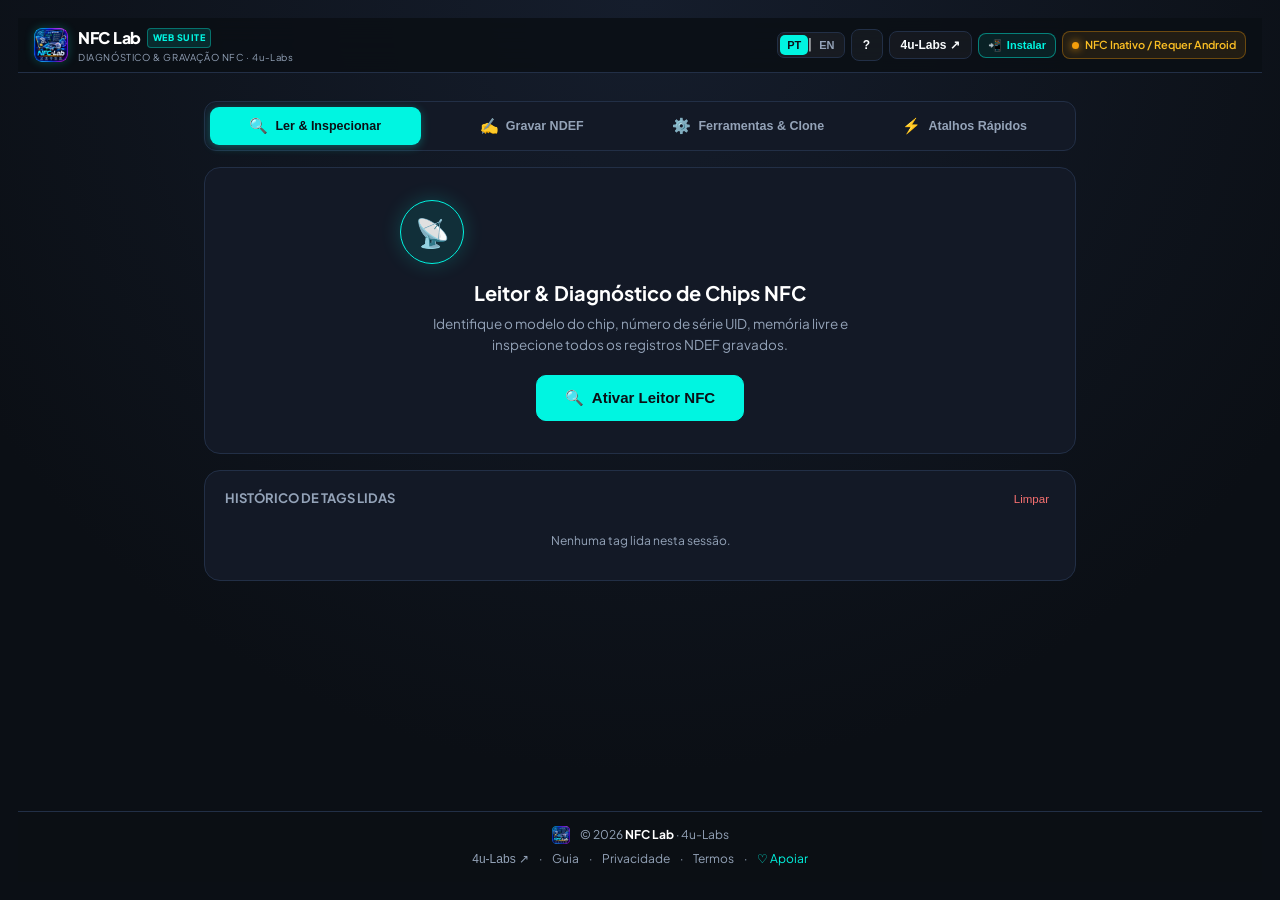
<file: index.html>
<!doctype html>
<html lang="pt-BR">
<head>
  <meta charset="utf-8">
  <meta name="viewport" content="width=device-width, initial-scale=1, maximum-scale=1, user-scalable=no">
  <meta name="theme-color" content="#0b0f15">
  <meta name="description" content="NFC Lab — Suíte completa Web NFC para ler, diagnosticar chip UID, gravar múltiplos registros NDEF, clonar, formatar e criar tarefas NFC diretamente no navegador.">
  <title>NFC Lab — Suíte Web de Ferramentas NFC · 4u-Labs</title>

  <link rel="icon" type="image/png" href="favicon.png?v=1.2">
  <link rel="apple-touch-icon" href="icon-192.png?v=1.2">
  <link rel="manifest" href="manifest.json?v=1.2">
  <link rel="preconnect" href="https://fonts.googleapis.com">
  <link rel="preconnect" href="https://fonts.gstatic.com" crossorigin>
  <link href="https://fonts.googleapis.com/css2?family=JetBrains+Mono:wght@400;600;700&family=Plus+Jakarta+Sans:wght@400;500;600;700;800&display=swap" rel="stylesheet">
  <link rel="stylesheet" href="styles.css?v=1.2">
</head>
<body>
  <!-- Header Bar -->
  <header class="app-header">
    <div class="brand">
      <img src="icon-192.png?v=1.2" alt="NFC Lab" class="brand-logo" width="34" height="34">
      <div class="brand-text">
        <div class="brand-title">
          <strong>NFC Lab</strong>
          <span class="brand-badge">WEB SUITE</span>
        </div>
        <small class="brand-sub" data-i18n="brandSub">DIAGNÓSTICO & GRAVAÇÃO NFC · 4u-Labs</small>
      </div>
    </div>

    <div class="header-actions">
      <div class="lang-switch" role="group" aria-label="Idioma / Language">
        <button type="button" class="lang-btn active" data-lang="pt">PT</button>
        <span>|</span>
        <button type="button" class="lang-btn" data-lang="en">EN</button>
      </div>

      <button type="button" class="btn-action btn-icon-only" id="btn-open-help" title="Guia / Ajuda">
        ?
      </button>

      <button type="button" class="btn-action hide-sm" id="btn-open-community" title="Ecossistema 4u-Labs">
        4u-Labs ↗
      </button>

      <button type="button" class="btn-pwa-install" id="btn-pwa-install" title="Instalar Aplicativo (PWA)">
        <span class="pwa-icon">📲</span> <span class="pwa-label" data-i18n="installApp">Instalar</span>
      </button>

      <div class="nfc-hardware-badge" id="nfc-hardware-status">
        <span class="status-dot"></span>
        <span class="status-text" data-i18n="nfcReady">Web NFC Ativo</span>
      </div>
    </div>
  </header>

  <!-- Main Workspace -->
  <main class="app-main">
    <!-- Top Navigation Tabs (NFC Tools Inspired) -->
    <nav class="lab-tabs" role="tablist">
      <button type="button" class="tab-btn active" data-tab="read" role="tab" aria-selected="true">
        <span class="tab-icon">🔍</span>
        <span class="tab-label" data-i18n="tabRead">Ler & Inspecionar</span>
      </button>
      <button type="button" class="tab-btn" data-tab="write" role="tab" aria-selected="false">
        <span class="tab-icon">✍️</span>
        <span class="tab-label" data-i18n="tabWrite">Gravar NDEF</span>
      </button>
      <button type="button" class="tab-btn" data-tab="tools" role="tab" aria-selected="false">
        <span class="tab-icon">⚙️</span>
        <span class="tab-label" data-i18n="tabTools">Ferramentas & Clone</span>
      </button>
      <button type="button" class="tab-btn" data-tab="tasks" role="tab" aria-selected="false">
        <span class="tab-icon">⚡</span>
        <span class="tab-label" data-i18n="tabTasks">Atalhos Rápidos</span>
      </button>
    </nav>

    <!-- TAB 1: READ & INSPECT (LER) -->
    <section class="tab-pane active" id="pane-read">
      <div class="hero-action-card">
        <div class="hero-radar-preview" id="read-radar" hidden>
          <div class="radar-rings">
            <span></span><span></span><span></span>
            <div class="radar-core">📡</div>
          </div>
          <p class="radar-text" data-i18n="radarHoldRead">Aproxime o cartão ou tag NFC da traseira do celular…</p>
          <button type="button" class="btn-small danger" id="btn-cancel-read" data-i18n="btnCancel">Cancelar Leitura</button>
        </div>

        <div class="hero-initial" id="read-initial">
          <div class="hero-icon-box">📡</div>
          <h2 data-i18n="readTitle">Leitor & Diagnóstico de Chips NFC</h2>
          <p data-i18n="readSub">Identifique o modelo do chip, número de série UID, memória livre e inspecione todos os registros NDEF gravados.</p>
          <button type="button" class="btn-primary large-btn" id="btn-start-read">
            🔍 <span data-i18n="btnStartRead">Ativar Leitor NFC</span>
          </button>
        </div>
      </div>

      <!-- Scanned Tag Details Card (Shown when a tag is read) -->
      <div class="diagnostics-card" id="scan-result-card" hidden>
        <div class="card-header">
          <div class="header-left">
            <span class="badge-chip" id="res-chip-type">NTAG215</span>
            <h3 id="res-tag-title">Tag NFC Detectada</h3>
          </div>
          <div class="header-actions-inline">
            <button type="button" class="btn-small outline" id="btn-clone-scanned" data-i18n="btnCloneTag">📋 Clonar</button>
            <button type="button" class="btn-small outline" id="btn-export-json" data-i18n="btnExportJson">💾 Exportar</button>
          </div>
        </div>

        <!-- Hardware Specs Grid -->
        <div class="specs-grid">
          <div class="spec-item">
            <span class="spec-label">UID / Número de Série:</span>
            <div class="uid-row">
              <strong id="res-uid">04:A2:3B:4C:5D:6E:7F</strong>
              <button type="button" class="btn-tiny" id="btn-copy-uid" title="Copiar UID">Copiar</button>
            </div>
          </div>
          <div class="spec-item">
            <span class="spec-label" data-i18n="lblChipFamily">Família do Chip:</span>
            <strong id="res-family">NXP NTAG (ISO 14443-A)</strong>
          </div>
          <div class="spec-item">
            <span class="spec-label" data-i18n="lblPayloadSize">Tamanho dos Dados:</span>
            <strong id="res-bytes">68 bytes</strong>
          </div>
          <div class="spec-item">
            <span class="spec-label" data-i18n="lblWriteStatus">Status de Gravação:</span>
            <span class="status-pill status-rw" id="res-lock-status">Leitura e Escrita (RW)</span>
          </div>
        </div>

        <!-- Decoded Records List -->
        <div class="records-section">
          <h4 data-i18n="recordsTitle">Registros NDEF Decodificados (<span id="res-record-count">1</span>)</h4>
          <div class="records-list" id="res-records-container">
            <!-- Record Cards will be dynamically injected here -->
          </div>
        </div>

        <!-- Hex Inspector Toggle -->
        <div class="hex-section">
          <button type="button" class="btn-action full-btn" id="btn-toggle-hex">
            💻 <span data-i18n="btnToggleHex">Ver Dados em Hexadecimal & ASCII</span>
          </button>
          <div class="hex-viewer" id="hex-viewer-box" hidden>
            <pre id="hex-viewer-content"></pre>
          </div>
        </div>
      </div>

      <!-- Scanned History -->
      <div class="history-card">
        <div class="history-head">
          <h4 data-i18n="historyTitle">Histórico de Tags Lidas</h4>
          <button type="button" class="btn-text-danger" id="btn-clear-history" data-i18n="btnClearHistory">Limpar</button>
        </div>
        <div class="history-list" id="history-container">
          <p class="empty-state" data-i18n="noHistory">Nenhuma tag lida nesta sessão.</p>
        </div>
      </div>
    </section>

    <!-- TAB 2: WRITE NDEF (GRAVAR) -->
    <section class="tab-pane" id="pane-write" hidden>
      <div class="composer-card">
        <div class="composer-header">
          <div>
            <h2 data-i18n="writeTitle">Criador de Registros NDEF</h2>
            <p data-i18n="writeSub">Selecione o tipo de dado que deseja gravar no chip plástico.</p>
          </div>
        </div>

        <!-- Record Type Grid (Visual Cards) -->
        <div class="type-selector-grid">
          <button type="button" class="type-btn active" data-type="url">
            <span class="type-icon">🌐</span>
            <span class="type-label">URL / Link</span>
          </button>
          <button type="button" class="type-btn" data-type="vcard">
            <span class="type-icon">📇</span>
            <span class="type-label">Contato vCard</span>
          </button>
          <button type="button" class="type-btn" data-type="wifi">
            <span class="type-icon">📶</span>
            <span class="type-label">Rede Wi-Fi</span>
          </button>
          <button type="button" class="type-btn" data-type="text">
            <span class="type-icon">📝</span>
            <span class="type-label">Texto Puro</span>
          </button>
          <button type="button" class="type-btn" data-type="phone">
            <span class="type-icon">📞</span>
            <span class="type-label">Telefone</span>
          </button>
          <button type="button" class="type-btn" data-type="sms">
            <span class="type-icon">💬</span>
            <span class="type-label">WhatsApp / SMS</span>
          </button>
          <button type="button" class="type-btn" data-type="email">
            <span class="type-icon">✉️</span>
            <span class="type-label">E-mail</span>
          </button>
          <button type="button" class="type-btn" data-type="geo">
            <span class="type-icon">📍</span>
            <span class="type-label">GPS / Local</span>
          </button>
          <button type="button" class="type-btn" data-type="aar">
            <span class="type-icon">📱</span>
            <span class="type-label">App Android</span>
          </button>
          <button type="button" class="type-btn" data-type="custom">
            <span class="type-icon">⚙️</span>
            <span class="type-label">MIME Custom</span>
          </button>
        </div>

        <!-- Dynamic Form Fields -->
        <form id="form-record-builder" class="builder-form">
          <!-- 1. URL -->
          <div class="form-group-pane active" id="pane-type-url">
            <label class="field">
              <span data-i18n="lblUrl">Endereço Web (URL):</span>
              <input type="url" id="inp-url" placeholder="https://4u.ia.br/..." value="https://">
            </label>
          </div>

          <!-- 2. vCard -->
          <div class="form-group-pane" id="pane-type-vcard" hidden>
            <div class="field-grid-2">
              <label class="field">
                <span data-i18n="lblName">Nome Completo:</span>
                <input type="text" id="vcard-name" placeholder="Ex: Carlos Mendes">
              </label>
              <label class="field">
                <span data-i18n="lblPhone">WhatsApp / Telefone:</span>
                <input type="tel" id="vcard-phone" placeholder="+55 11 99999-9999">
              </label>
            </div>
            <div class="field-grid-2">
              <label class="field">
                <span data-i18n="lblEmail">E-mail:</span>
                <input type="email" id="vcard-email" placeholder="contato@empresa.com">
              </label>
              <label class="field">
                <span data-i18n="lblCompany">Empresa / Cargo:</span>
                <input type="text" id="vcard-company" placeholder="Diretor Executivo">
              </label>
            </div>
            <label class="field">
              <span data-i18n="lblSite">Website:</span>
              <input type="url" id="vcard-site" placeholder="https://empresa.com">
            </label>
          </div>

          <!-- 3. Wi-Fi -->
          <div class="form-group-pane" id="pane-type-wifi" hidden>
            <label class="field">
              <span data-i18n="lblSsid">Nome da Rede Wi-Fi (SSID):</span>
              <input type="text" id="wifi-ssid" placeholder="Ex: MinhaCasa_5G">
            </label>
            <div class="field-grid-2">
              <label class="field">
                <span data-i18n="lblWifiPass">Senha do Wi-Fi:</span>
                <input type="text" id="wifi-pass" placeholder="Senha da rede">
              </label>
              <label class="field">
                <span data-i18n="lblWifiType">Segurança:</span>
                <select id="wifi-auth" class="select-styled">
                  <option value="WPA2">WPA / WPA2 / WPA3</option>
                  <option value="WEP">WEP</option>
                  <option value="nopass">Aberta (Sem Senha)</option>
                </select>
              </label>
            </div>
          </div>

          <!-- 4. Text -->
          <div class="form-group-pane" id="pane-type-text" hidden>
            <label class="field">
              <span data-i18n="lblText">Texto ou Mensagem:</span>
              <textarea id="inp-text" rows="3" placeholder="Digite seu texto, token ou nota…"></textarea>
            </label>
          </div>

          <!-- 5. Phone -->
          <div class="form-group-pane" id="pane-type-phone" hidden>
            <label class="field">
              <span data-i18n="lblDirectPhone">Número de Discagem Direta:</span>
              <input type="tel" id="inp-phone" placeholder="+55 11 99999-9999">
            </label>
          </div>

          <!-- 6. SMS / WhatsApp -->
          <div class="form-group-pane" id="pane-type-sms" hidden>
            <label class="field">
              <span data-i18n="lblSmsDest">Número do WhatsApp / Celular:</span>
              <input type="tel" id="inp-sms-number" placeholder="+55 11 99999-9999">
            </label>
            <label class="field">
              <span data-i18n="lblSmsMsg">Mensagem Pronta:</span>
              <input type="text" id="inp-sms-body" placeholder="Olá! Vim através do cartão NFC.">
            </label>
          </div>

          <!-- 7. Email -->
          <div class="form-group-pane" id="pane-type-email" hidden>
            <label class="field">
              <span data-i18n="lblEmailTo">Destinatário:</span>
              <input type="email" id="inp-mail-to" placeholder="contato@empresa.com">
            </label>
            <label class="field">
              <span data-i18n="lblEmailSubject">Assunto:</span>
              <input type="text" id="inp-mail-sub" placeholder="Contato Comercial">
            </label>
            <label class="field">
              <span data-i18n="lblEmailBody">Corpo do E-mail:</span>
              <textarea id="inp-mail-body" rows="2" placeholder="Mensagem inicial…"></textarea>
            </label>
          </div>

          <!-- 8. GPS -->
          <div class="form-group-pane" id="pane-type-geo" hidden>
            <div class="field-grid-2">
              <label class="field">
                <span>Latitude:</span>
                <input type="text" id="inp-geo-lat" placeholder="-23.550520">
              </label>
              <label class="field">
                <span>Longitude:</span>
                <input type="text" id="inp-geo-lng" placeholder="-46.633308">
              </label>
            </div>
          </div>

          <!-- 9. Android App (AAR) -->
          <div class="form-group-pane" id="pane-type-aar" hidden>
            <label class="field">
              <span data-i18n="lblAarPkg">Nome do Pacote Android (Package Name):</span>
              <input type="text" id="inp-aar-pkg" placeholder="com.whatsapp ou com.google.android.apps.maps">
            </label>
            <small class="field-hint" data-i18n="aarHint">Ao encostar o celular na tag, o Android abre este app automaticamente ou direciona para a Google Play Store.</small>
          </div>

          <!-- 10. Custom MIME -->
          <div class="form-group-pane" id="pane-type-custom" hidden>
            <label class="field">
              <span>MIME Type:</span>
              <input type="text" id="inp-mime-type" placeholder="application/json">
            </label>
            <label class="field">
              <span data-i18n="lblMimePayload">Conteúdo / Payload:</span>
              <textarea id="inp-mime-body" rows="3" placeholder='{"device_id": 42, "auth": true}'></textarea>
            </label>
          </div>

          <div class="form-actions-row">
            <button type="button" class="btn-action" id="btn-add-queue" data-i18n="btnAddQueue">
              ➕ Adicionar Registro à Fila
            </button>
          </div>
        </form>

        <!-- Current Records in Tag Queue -->
        <div class="tag-queue-card">
          <div class="queue-head">
            <h4 data-i18n="queueTitle">Fila de Gravação da Tag (<span id="queue-count">1</span> registro)</h4>
            <button type="button" class="btn-text-danger" id="btn-clear-queue" data-i18n="btnClear">Limpar Fila</button>
          </div>
          <div class="queue-list" id="queue-list-container">
            <!-- Queue items will be rendered here -->
          </div>
        </div>

        <!-- Real-Time Memory Capacity Meter -->
        <div class="chip-meter-card">
          <div class="chip-meter-top">
            <span><span data-i18n="meterTotal">Tamanho Total NDEF:</span> <strong id="meter-bytes">0 bytes</strong></span>
            <div class="meter-badges" id="meter-chip-badges">
              <span class="chip-badge badge-ntag213">NTAG213</span>
              <span class="chip-badge badge-ntag215">NTAG215</span>
              <span class="chip-badge badge-ntag216">NTAG216</span>
            </div>
          </div>
          <div class="meter-track">
            <div class="meter-fill" id="meter-bar-fill" style="width: 15%"></div>
          </div>
          <small class="meter-hint" id="meter-hint-text">✓ Cabe perfeitamente em chips NTAG213 (144 B), NTAG215 (504 B) e NTAG216 (888 B).</small>
        </div>

        <!-- Batch / Multi-Write Options -->
        <div class="write-options-row">
          <label class="checkbox-label">
            <input type="checkbox" id="chk-batch-mode">
            <span data-i18n="chkBatchMode">Gravação Contínua em Lote (Encoste vários cartões em sequência)</span>
          </label>
        </div>

        <!-- Radar Write Animation Box -->
        <div class="hero-radar-preview" id="write-radar" hidden>
          <div class="radar-rings">
            <span></span><span></span><span></span>
            <div class="radar-core">📡</div>
          </div>
          <p class="radar-text" id="write-radar-status" data-i18n="radarHoldWrite">Aproxime o cartão plástico NFC atrás do celular para gravar…</p>
          <div class="batch-counter" id="batch-counter-box" hidden>
            <span data-i18n="lblTagsWritten">Cartões Gravados:</span> <strong id="batch-count-num">0</strong>
          </div>
          <button type="button" class="btn-small danger" id="btn-cancel-write" data-i18n="btnCancel">Parar Gravação</button>
        </div>

        <!-- Primary Write Trigger -->
        <div class="write-main-action">
          <button type="button" class="btn-primary full-btn huge-btn" id="btn-start-write">
            📡 <span data-i18n="btnWriteNow">Gravar no Chip NFC Agora</span>
          </button>
        </div>
      </div>
    </section>

    <!-- TAB 3: TOOLS & CLONE (OUTROS) -->
    <section class="tab-pane" id="pane-tools" hidden>
      <div class="tools-grid">
        <!-- 1. Clone Tag -->
        <div class="tool-card">
          <div class="tool-icon">📋</div>
          <div class="tool-content">
            <h3 data-i18n="toolCloneTitle">Clonar Última Tag Lida</h3>
            <p data-i18n="toolCloneSub">Replica exatamente os registros NDEF do cartão previamente lido em um novo chip virgem.</p>
            <button type="button" class="btn-action full-btn" id="btn-tool-clone">
              📋 <span data-i18n="btnRunClone">Iniciar Clonagem</span>
            </button>
          </div>
        </div>

        <!-- 2. Format / Erase -->
        <div class="tool-card">
          <div class="tool-icon">🧹</div>
          <div class="tool-content">
            <h3 data-i18n="toolEraseTitle">Formatar / Apagar Chip</h3>
            <p data-i18n="toolEraseSub">Grava um contêiner NDEF limpo e vazio, removendo todos os links, contatos e payloads anteriores.</p>
            <button type="button" class="btn-action full-btn" id="btn-tool-erase">
              🧹 <span data-i18n="btnRunErase">Apagar Conteúdo da Tag</span>
            </button>
          </div>
        </div>

        <!-- 3. Lock Chip (Read-Only) -->
        <div class="tool-card danger-card">
          <div class="tool-icon">🔒</div>
          <div class="tool-content">
            <h3 data-i18n="toolLockTitle">Bloquear Chip (Somente Leitura)</h3>
            <p data-i18n="toolLockSub">Trava os bits de gravação do hardware contra alterações futuras. <strong>Operação definitiva e irreversível!</strong></p>
            <button type="button" class="btn-danger full-btn" id="btn-tool-lock">
              🔒 <span data-i18n="btnRunLock">Bloquear Tag Permanente</span>
            </button>
          </div>
        </div>

        <!-- 4. QR Code Generator -->
        <div class="tool-card">
          <div class="tool-icon">🏁</div>
          <div class="tool-content">
            <h3 data-i18n="toolQrTitle">Gerar QR Code do Payload</h3>
            <p data-i18n="toolQrSub">Cria um QR Code escaneável com o mesmo link ou dados que você preparou para a tag física.</p>
            <button type="button" class="btn-action full-btn" id="btn-tool-qr">
              🏁 <span data-i18n="btnRunQr">Visualizar QR Code</span>
            </button>
          </div>
        </div>
      </div>

      <!-- Import / Export Profiles Card -->
      <div class="tool-card full-width-card">
        <div class="tool-icon">💾</div>
        <div class="tool-content">
          <h3 data-i18n="profilesTitle">Backup & Modelos de Gravação</h3>
          <p data-i18n="profilesSub">Exporte sua fila de dados em arquivo <code>.json</code> ou importe modelos salvos para gravar de novo.</p>
          <div class="inline-btn-row">
            <button type="button" class="btn-action" id="btn-export-profile" data-i18n="btnExportProfile">Exportar Modelo (.json)</button>
            <button type="button" class="btn-action" id="btn-import-profile" data-i18n="btnImportProfile">Importar Modelo (.json)</button>
            <input type="file" id="inp-profile-file" accept=".json" hidden>
          </div>
        </div>
      </div>
    </section>

    <!-- TAB 4: QUICK TASKS (ATALHOS RÁPIDOS) -->
    <section class="tab-pane" id="pane-tasks" hidden>
      <div class="tasks-intro">
        <h2 data-i18n="tasksTitle">Modelos Prontos & Atalhos Rápidos</h2>
        <p data-i18n="tasksSub">Clique em um dos atalhos frequentes para carregar a configuração recomendada em 1 toque.</p>
      </div>

      <div class="tasks-grid">
        <button type="button" class="task-card" data-quick="wifi">
          <div class="task-badge" data-i18n="taskWifiBadge">📶 Wi-Fi Balcão</div>
          <h4 data-i18n="taskWifiTitle">Wi-Fi Sem Senha</h4>
          <p data-i18n="taskWifiDesc">Seus clientes ou visitas encostam o celular e conectam à internet na hora sem pedir senha.</p>
        </button>

        <button type="button" class="task-card" data-quick="whatsapp">
          <div class="task-badge" data-i18n="taskWhatsappBadge">💬 Atendimento</div>
          <h4 data-i18n="taskWhatsappTitle">Chamar no WhatsApp</h4>
          <p data-i18n="taskWhatsappDesc">Tag para balcão, mesa ou estande que abre a conversa direta com sua empresa no WhatsApp.</p>
        </button>

        <button type="button" class="task-card" data-quick="instagram">
          <div class="task-badge" data-i18n="taskInstaBadge">📷 Social</div>
          <h4 data-i18n="taskInstaTitle">Abrir Instagram</h4>
          <p data-i18n="taskInstaDesc">Abre o perfil do Instagram da sua marca direto no app do cliente.</p>
        </button>

        <button type="button" class="task-card" data-quick="vcard-app">
          <div class="task-badge" data-i18n="taskVcardBadge">✨ 3D Card</div>
          <h4 data-i18n="taskVcardTitle">Cartão Executivo 4U</h4>
          <p data-i18n="taskVcardDesc">Configura o link direto para o seu Cartão Virtual 3D do ecossistema 4u.ia.br.</p>
        </button>

        <button type="button" class="task-card" data-quick="webhook">
          <div class="task-badge" data-i18n="taskWebhookBadge">⚡ Automação</div>
          <h4 data-i18n="taskWebhookTitle">Disparador de Webhook</h4>
          <p data-i18n="taskWebhookDesc">Tag para automação residencial ou disparo de fluxos no n8n ao aproximar.</p>
        </button>

        <button type="button" class="task-card" data-quick="maps">
          <div class="task-badge" data-i18n="taskMapsBadge">📍 Localização</div>
          <h4 data-i18n="taskMapsTitle">Como Chegar (Maps)</h4>
          <p data-i18n="taskMapsDesc">Inicia a rota no Google Maps até o endereço da sua clínica, escritório ou loja.</p>
        </button>
      </div>
    </section>
  </main>

  <!-- DIALOG: QUICK TASK WIZARD -->
  <dialog id="dialog-quick-task" class="modal">
    <div class="modal-header">
      <h3 id="quick-modal-title">Configurar Atalho Rápido</h3>
      <button type="button" class="modal-close" data-close>×</button>
    </div>
    <div class="modal-body">
      <p id="quick-modal-desc" style="color:#94a3b8; margin:0 0 4px; font-size:12.5px; line-height:1.45;"></p>
      <div id="quick-modal-fields" class="builder-form" style="padding:14px; gap:10px; margin-top:6px;"></div>

      <div class="modal-actions-right" style="padding-top:10px; gap:8px;">
        <button type="button" class="btn-action" id="btn-quick-to-editor" data-i18n="btnQuickToEditor">✏️ Abrir no Editor</button>
        <button type="button" class="btn-primary" id="btn-quick-write-now" data-i18n="btnQuickWriteNow">📡 Gravar no Chip Agora</button>
      </div>
    </div>
  </dialog>

  <!-- DIALOG: HELP & GUIDE -->
  <dialog id="dialog-help" class="modal">
    <div class="modal-header">
      <h3 data-i18n="helpTitle">📘 Guia Rápido — NFC Lab</h3>
      <button type="button" class="modal-close" data-close>×</button>
    </div>
    <div class="modal-body">
      <p data-i18n="help1"><strong>1. Suporte no Navegador:</strong> A gravação e leitura direta funcionam através do Google Chrome ou Edge em celulares <strong>Android</strong> com o NFC ativado nas configurações do sistema.</p>
      <p data-i18n="help2"><strong>2. Chips Compatíveis:</strong> Funciona com qualquer cartão, chaveiro ou tag padrão NFC Forum NDEF: NTAG213 (144 bytes), NTAG215 (504 bytes), NTAG216 (888 bytes), Mifare Ultralight, etc.</p>
      <p data-i18n="help3"><strong>3. No iPhone (iOS):</strong> A Apple permite que o iPhone leia tags normalmente ao aproximar, mas restringe a gravação direta por navegadores. Grave suas tags com um aparelho Android e elas funcionarão perfeitamente em iPhones!</p>
      <p data-i18n="help4"><strong>4. Dados 100% Clicáveis:</strong> Todos os dados do cartão (telefone, WhatsApp, e-mail e endereço com abertura direta do Google Maps) são interativos e clicáveis ao aproximar.</p>
      <div class="modal-actions-right">
        <a href="help.html" class="btn-action" target="_blank">Ver Guia Completo ↗</a>
      </div>
    </div>
  </dialog>

  <!-- DIALOG: 4U-LABS COMMUNITY & 14 OFFICIAL LINKS -->
  <dialog id="dialog-community" class="modal modal-wide">
    <div class="modal-header">
      <h3 data-i18n="hubTitle">🌐 4u-Labs — Aplicativos, Suporte e Comunidade</h3>
      <button type="button" class="modal-close" data-close>×</button>
    </div>
    <div class="modal-body">
      <p class="modal-sub" data-i18n="hubSub">Conheça o ecossistema 4u-Labs, acesse nossa loja de aplicativos web e acompanhe nossos projetos oficiais:</p>

      <div class="hub-group">
        <h4 data-i18n="hubGroupInst">Institucional & Ecossistema</h4>
        <div class="hub-links-grid">
          <a href="https://4u.ia.br/" target="_blank" rel="noopener noreferrer" class="hub-link-item">
            <span class="hub-icon">🌐</span>
            <div><strong>Portal 4U</strong><small>4u.ia.br</small></div>
          </a>
          <a href="https://4u.ia.br/loja/index.php" target="_blank" rel="noopener noreferrer" class="hub-link-item">
            <span class="hub-icon">🛍️</span>
            <div><strong>Loja de Aplicativos</strong><small>Catálogo Web Apps</small></div>
          </a>
          <a href="https://4u.ia.br/suporte.html" target="_blank" rel="noopener noreferrer" class="hub-link-item">
            <span class="hub-icon">🛟</span>
            <div><strong>Central de Ajuda</strong><small>Suporte oficial</small></div>
          </a>
          <a href="https://4u.ia.br/sobre.html" target="_blank" rel="noopener noreferrer" class="hub-link-item">
            <span class="hub-icon">ℹ️</span>
            <div><strong>Sobre a 4U</strong><small>Nossa missão</small></div>
          </a>
          <a href="https://4u.ia.br/termos.html" target="_blank" rel="noopener noreferrer" class="hub-link-item">
            <span class="hub-icon">📜</span>
            <div><strong>Termos Gerais</strong><small>Diretrizes de uso</small></div>
          </a>
          <a href="https://4u.ia.br/politica.html" target="_blank" rel="noopener noreferrer" class="hub-link-item">
            <span class="hub-icon">🔒</span>
            <div><strong>Privacidade</strong><small>Segurança de dados</small></div>
          </a>
        </div>
      </div>

      <div class="hub-group">
        <h4 data-i18n="hubGroupSocial">Comunidade, Código & Redes</h4>
        <div class="hub-links-grid">
          <a href="https://github.com/4u-Labs" target="_blank" rel="noopener noreferrer" class="hub-link-item">
            <span class="hub-icon">💻</span>
            <div><strong>GitHub Oficial</strong><small>Código aberto</small></div>
          </a>
          <a href="https://4u-labs.github.io/" target="_blank" rel="noopener noreferrer" class="hub-link-item">
            <span class="hub-icon">📝</span>
            <div><strong>Blog Dev</strong><small>Artigos e novidades</small></div>
          </a>
          <a href="https://alternativeto.net/user/4u-ia-br/added/" target="_blank" rel="noopener noreferrer" class="hub-link-item">
            <span class="hub-icon">⭐</span>
            <div><strong>AlternativeTo</strong><small>Avaliações da comunidade</small></div>
          </a>
          <a href="https://www.youtube.com/@fbr4g4" target="_blank" rel="noopener noreferrer" class="hub-link-item">
            <span class="hub-icon">📺</span>
            <div><strong>YouTube</strong><small>Tutoriais e demos</small></div>
          </a>
          <a href="https://www.instagram.com/fbr4g4/" target="_blank" rel="noopener noreferrer" class="hub-link-item">
            <span class="hub-icon">📸</span>
            <div><strong>Instagram</strong><small>@fbr4g4</small></div>
          </a>
          <a href="https://www.facebook.com/fbr4g4/" target="_blank" rel="noopener noreferrer" class="hub-link-item">
            <span class="hub-icon">👥</span>
            <div><strong>Facebook</strong><small>Página oficial</small></div>
          </a>
          <a href="https://x.com/fbr4g4" target="_blank" rel="noopener noreferrer" class="hub-link-item">
            <span class="hub-icon">🐦</span>
            <div><strong>X / Twitter</strong><small>@fbr4g4</small></div>
          </a>
          <a href="https://www.linkedin.com/in/fbr4g4/" target="_blank" rel="noopener noreferrer" class="hub-link-item">
            <span class="hub-icon">💼</span>
            <div><strong>LinkedIn</strong><small>Rede profissional</small></div>
          </a>
        </div>
      </div>

      <div class="hub-donate-card">
        <div>
          <strong data-i18n="donateTitle">♡ Apoie o desenvolvimento gratuito da 4u-Labs</strong>
          <p data-i18n="donateSub">Nossos aplicativos são 100% livres de anúncios. Sua contribuição mantém os servidores ativos!</p>
        </div>
        <a href="https://www.paypal.com/ncp/payment/L7YRCS984T33N" target="_blank" rel="noopener noreferrer" class="btn-primary" data-i18n="btnDonate">
          ♡ Apoiar com PayPal
        </a>
      </div>
    </div>
  </dialog>

  <!-- DIALOG: LOCK CONFIRMATION (SAFETY FIRST) -->
  <dialog id="dialog-lock-confirm" class="modal">
    <div class="modal-header">
      <h3 style="color:#ef4444">⚠️ Confirmar Bloqueio Permanente</h3>
      <button type="button" class="modal-close" data-close>×</button>
    </div>
    <div class="modal-body">
      <p>Você está prestes a queimar os bits físicos de bloqueio (Lock Bytes) do chip.</p>
      <div class="danger-box">
        <strong>Esta ação é 100% IRREVERSÍVEL.</strong><br>
        O cartão nunca mais poderá ser apagado ou regravado por nenhum dispositivo.
      </div>
      <p>Deseja continuar com a trava de somente-leitura?</p>
      <div class="modal-actions-right">
        <button type="button" class="btn-action" data-close>Cancelar</button>
        <button type="button" class="btn-danger" id="btn-execute-lock">Sim, Bloquear Permanente</button>
      </div>
    </div>
  </dialog>

  <!-- DIALOG: QR CODE VIEWER -->
  <dialog id="dialog-qr" class="modal">
    <div class="modal-header">
      <h3 data-i18n="qrModalTitle">🏁 QR Code do Payload</h3>
      <button type="button" class="modal-close" data-close>×</button>
    </div>
    <div class="modal-body" style="text-align:center">
      <canvas id="qr-canvas" width="220" height="220" style="margin:16px auto; border-radius:12px; background:#fff; padding:12px;"></canvas>
      <p id="qr-payload-text" style="word-break:break-all; font-size:12px; color:#94a3b8; font-family: monospace;"></p>
    </div>
  </dialog>

  <!-- Toast Notification Container -->
  <div id="toast-container" class="toast-box" aria-live="polite"></div>

  <!-- Standard 2-Line Footer -->
  <footer class="app-footer">
    <div class="footer-line-1">
      <img src="icon-192.png?v=1.2" alt="NFC Lab" width="18" height="18" style="border-radius:4px">
      <span>© <span id="footer-year">2026</span> <strong>NFC Lab</strong> · 4u-Labs</span>
    </div>
    <div class="footer-line-2">
      <button type="button" class="footer-link-btn" id="footer-btn-community">4u-Labs ↗</button>
      <span>·</span>
      <a href="help.html" target="_blank" data-i18n="footerGuide">Guia</a>
      <span>·</span>
      <a href="privacy.html" target="_blank" data-i18n="footerPrivacy">Privacidade</a>
      <span>·</span>
      <a href="terms.html" target="_blank" data-i18n="footerTerms">Termos</a>
      <span>·</span>
      <a href="https://www.paypal.com/ncp/payment/L7YRCS984T33N" target="_blank" rel="noopener noreferrer" style="color:#00f5e1" data-i18n="footerDonate">♡ Apoiar</a>
    </div>
  </footer>

  <!-- Scripts -->
  <script src="qrcode.min.js"></script>
  <script src="app.js?v=1.2"></script>
</body>
</html>
</file>
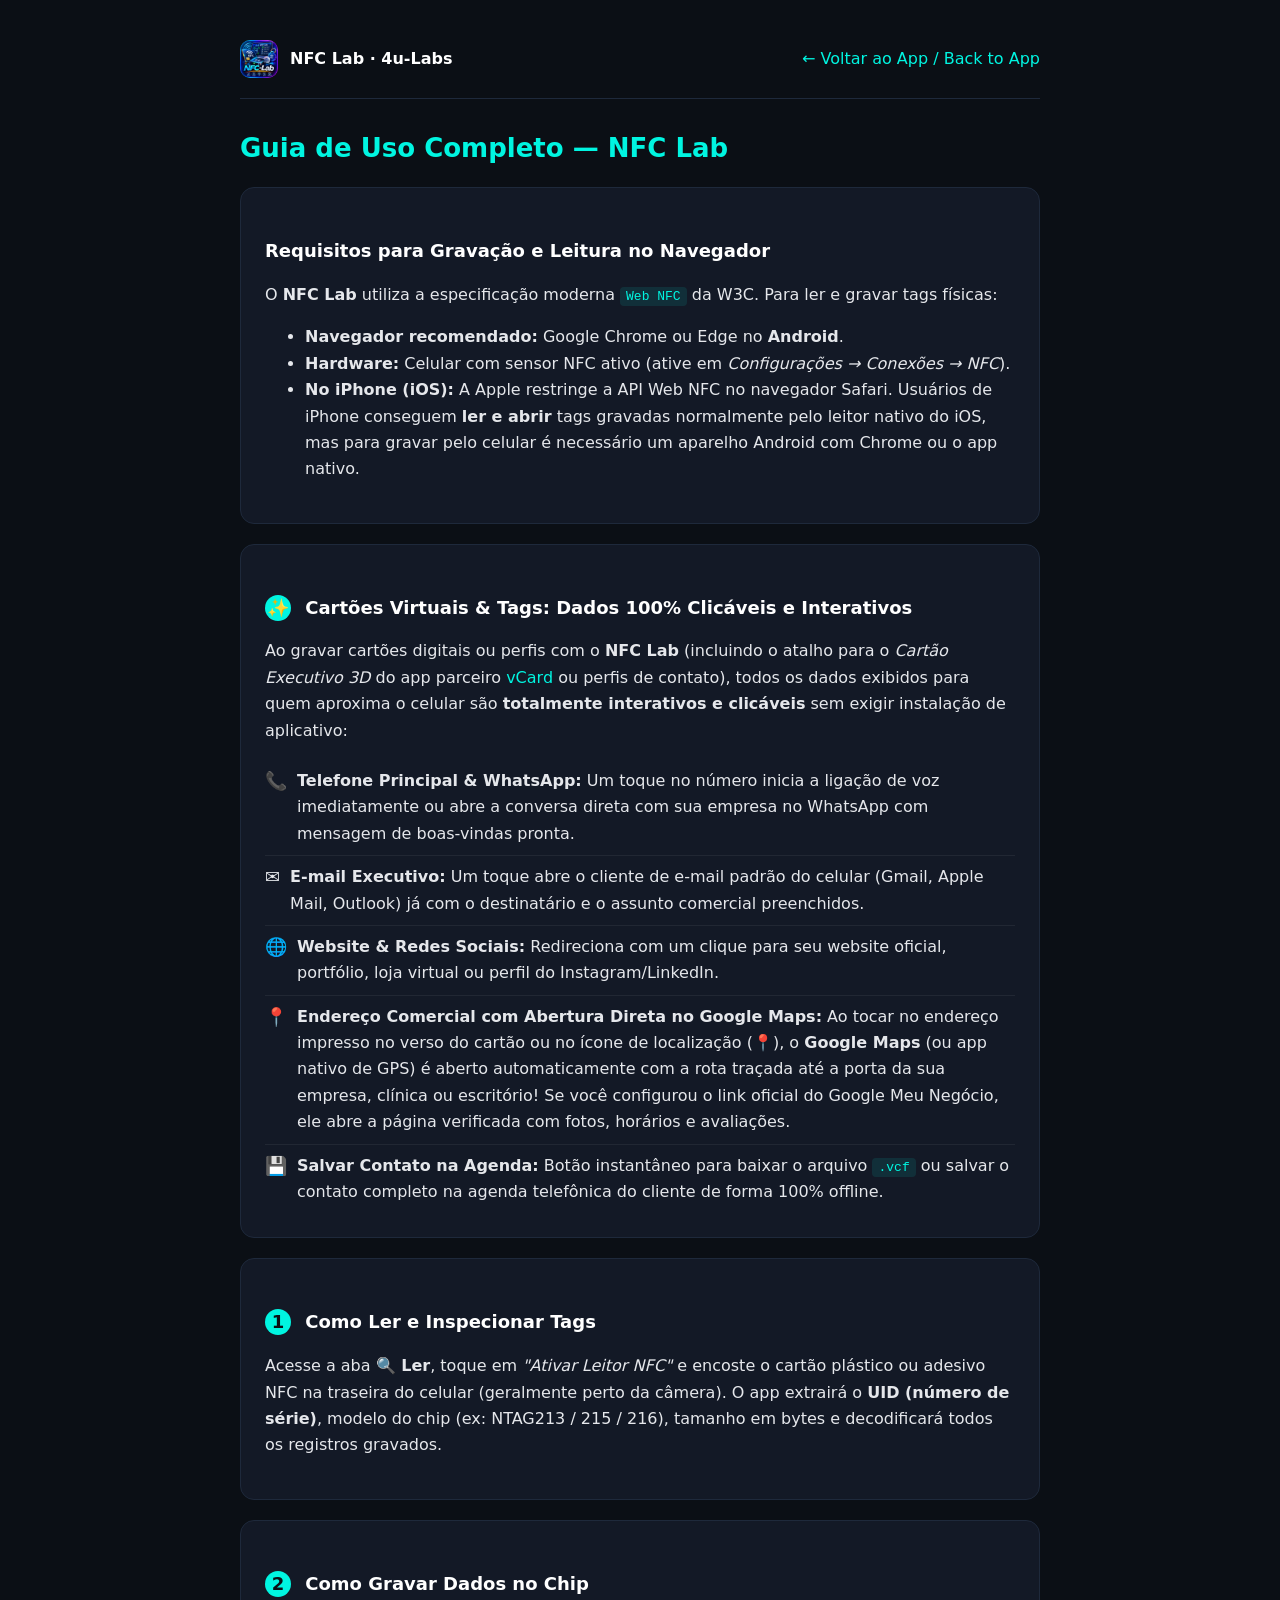
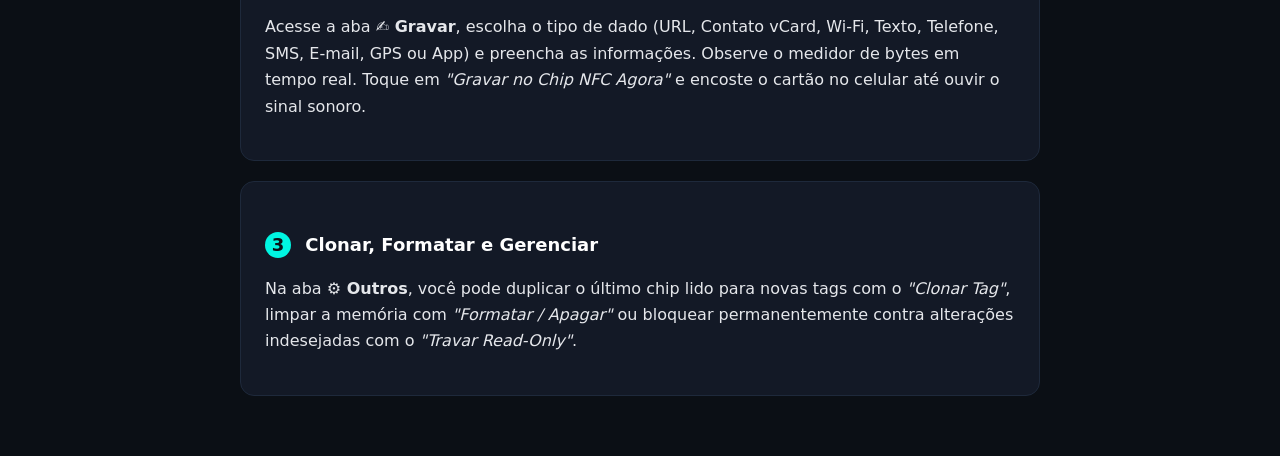
<file: help.html>
<!doctype html>
<html lang="pt-BR">
<head>
  <meta charset="utf-8">
  <meta name="viewport" content="width=device-width, initial-scale=1">
  <title>Guia de Uso Completo — NFC Lab · 4u-Labs</title>
  <link rel="icon" type="image/png" href="favicon.png?v=1.2">
  <style>
    body { margin:0; font-family: system-ui, -apple-system, sans-serif; background:#0b0f15; color:#e5e7eb; line-height:1.65; }
    main { max-width:800px; margin:0 auto; padding:40px 24px; }
    header { display:flex; align-items:center; justify-content:space-between; gap:12px; border-bottom:1px solid #1e293b; padding-bottom:20px; margin-bottom:28px; }
    .brand { display:flex; align-items:center; gap:12px; text-decoration:none; color:#fff; font-weight:700; }
    .brand img { width:38px; height:38px; border-radius:10px; }
    h1 { color:#00f5e1; font-size:26px; margin-top:0; }
    h2 { color:#fff; font-size:18px; margin-top:24px; }
    a { color:#00f5e1; text-decoration:none; }
    a:hover { text-decoration:underline; }
    .card { background:#131926; border:1px solid #1e293b; border-radius:14px; padding:24px; margin-bottom:20px; }
    .step-num { display:inline-block; width:26px; height:26px; border-radius:50%; background:#00f5e1; color:#0b0f15; text-align:center; line-height:26px; font-weight:700; margin-right:8px; }
    code { background: rgba(0,245,225,0.1); color: #00f5e1; padding: 2px 6px; border-radius: 4px; font-size: 13px; }
    .feature-list { list-style:none; padding-left:0; margin:14px 0 0; }
    .feature-list li { padding:8px 0; border-bottom:1px solid rgba(255,255,255,0.06); display:flex; align-items:flex-start; gap:10px; }
    .feature-list li:last-child { border-bottom:none; }
    .feature-icon { font-size:18px; line-height:1.4; flex-shrink:0; }
  </style>
</head>
<body>
  <main>
    <header>
      <a class="brand" href="index.html">
        <img src="icon-192.png?v=1.2" alt="NFC Lab">
        <span>NFC Lab · 4u-Labs</span>
      </a>
      <a href="index.html">← Voltar ao App / Back to App</a>
    </header>

    <h1>Guia de Uso Completo — NFC Lab</h1>

    <div class="card">
      <h2>Requisitos para Gravação e Leitura no Navegador</h2>
      <p>O <strong>NFC Lab</strong> utiliza a especificação moderna <code>Web NFC</code> da W3C. Para ler e gravar tags físicas:</p>
      <ul>
        <li><strong>Navegador recomendado:</strong> Google Chrome ou Edge no <strong>Android</strong>.</li>
        <li><strong>Hardware:</strong> Celular com sensor NFC ativo (ative em <em>Configurações → Conexões → NFC</em>).</li>
        <li><strong>No iPhone (iOS):</strong> A Apple restringe a API Web NFC no navegador Safari. Usuários de iPhone conseguem <strong>ler e abrir</strong> tags gravadas normalmente pelo leitor nativo do iOS, mas para gravar pelo celular é necessário um aparelho Android com Chrome ou o app nativo.</li>
      </ul>
    </div>

    <div class="card">
      <h2><span class="step-num">✨</span> Cartões Virtuais & Tags: Dados 100% Clicáveis e Interativos</h2>
      <p>Ao gravar cartões digitais ou perfis com o <strong>NFC Lab</strong> (incluindo o atalho para o <em>Cartão Executivo 3D</em> do app parceiro <a href="https://4u.ia.br/app/vcard/" target="_blank">vCard</a> ou perfis de contato), todos os dados exibidos para quem aproxima o celular são <strong>totalmente interativos e clicáveis</strong> sem exigir instalação de aplicativo:</p>
      <ul class="feature-list">
        <li>
          <span class="feature-icon">📞</span>
          <div><strong>Telefone Principal & WhatsApp:</strong> Um toque no número inicia a ligação de voz imediatamente ou abre a conversa direta com sua empresa no WhatsApp com mensagem de boas-vindas pronta.</div>
        </li>
        <li>
          <span class="feature-icon">✉️</span>
          <div><strong>E-mail Executivo:</strong> Um toque abre o cliente de e-mail padrão do celular (Gmail, Apple Mail, Outlook) já com o destinatário e o assunto comercial preenchidos.</div>
        </li>
        <li>
          <span class="feature-icon">🌐</span>
          <div><strong>Website & Redes Sociais:</strong> Redireciona com um clique para seu website oficial, portfólio, loja virtual ou perfil do Instagram/LinkedIn.</div>
        </li>
        <li>
          <span class="feature-icon">📍</span>
          <div><strong>Endereço Comercial com Abertura Direta no Google Maps:</strong> Ao tocar no endereço impresso no verso do cartão ou no ícone de localização (📍), o <strong>Google Maps</strong> (ou app nativo de GPS) é aberto automaticamente com a rota traçada até a porta da sua empresa, clínica ou escritório! Se você configurou o link oficial do Google Meu Negócio, ele abre a página verificada com fotos, horários e avaliações.</div>
        </li>
        <li>
          <span class="feature-icon">💾</span>
          <div><strong>Salvar Contato na Agenda:</strong> Botão instantâneo para baixar o arquivo <code>.vcf</code> ou salvar o contato completo na agenda telefônica do cliente de forma 100% offline.</div>
        </li>
      </ul>
    </div>

    <div class="card">
      <h2><span class="step-num">1</span> Como Ler e Inspecionar Tags</h2>
      <p>Acesse a aba <strong>🔍 Ler</strong>, toque em <em>"Ativar Leitor NFC"</em> e encoste o cartão plástico ou adesivo NFC na traseira do celular (geralmente perto da câmera). O app extrairá o <strong>UID (número de série)</strong>, modelo do chip (ex: NTAG213 / 215 / 216), tamanho em bytes e decodificará todos os registros gravados.</p>
    </div>

    <div class="card">
      <h2><span class="step-num">2</span> Como Gravar Dados no Chip</h2>
      <p>Acesse a aba <strong>✍️ Gravar</strong>, escolha o tipo de dado (URL, Contato vCard, Wi-Fi, Texto, Telefone, SMS, E-mail, GPS ou App) e preencha as informações. Observe o medidor de bytes em tempo real. Toque em <em>"Gravar no Chip NFC Agora"</em> e encoste o cartão no celular até ouvir o sinal sonoro.</p>
    </div>

    <div class="card">
      <h2><span class="step-num">3</span> Clonar, Formatar e Gerenciar</h2>
      <p>Na aba <strong>⚙️ Outros</strong>, você pode duplicar o último chip lido para novas tags com o <em>"Clonar Tag"</em>, limpar a memória com <em>"Formatar / Apagar"</em> ou bloquear permanentemente contra alterações indesejadas com o <em>"Travar Read-Only"</em>.</p>
    </div>
  </main>
</body>
</html>
</file>
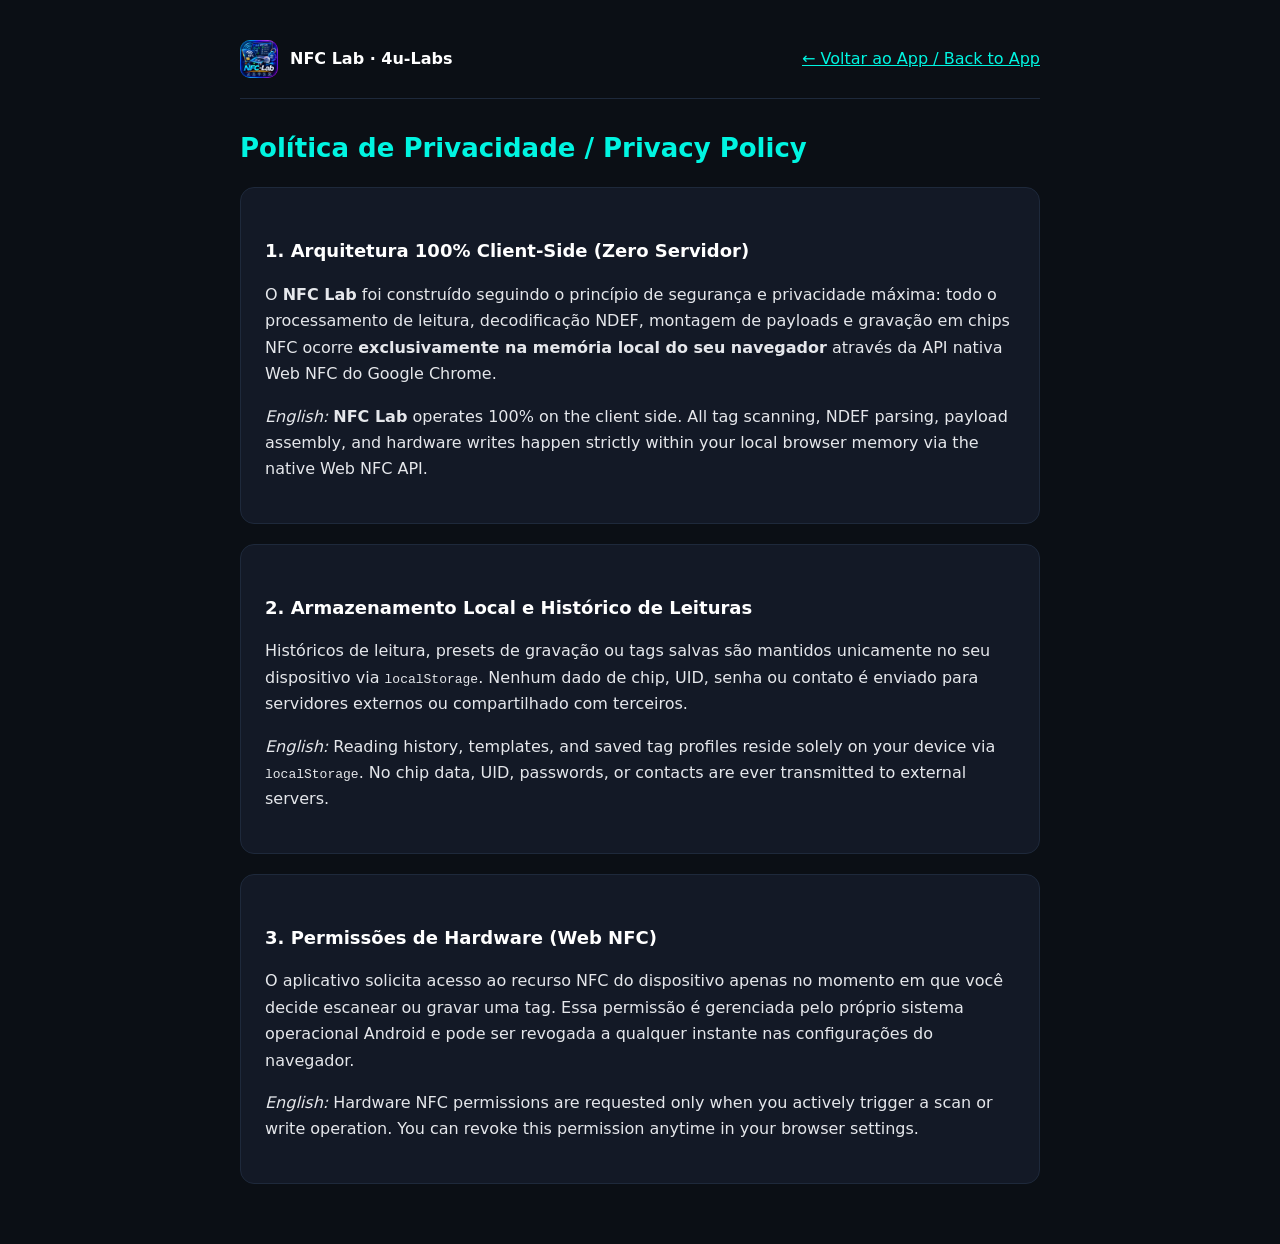
<file: privacy.html>
<!doctype html>
<html lang="pt-BR">
<head>
  <meta charset="utf-8">
  <meta name="viewport" content="width=device-width, initial-scale=1">
  <title>Política de Privacidade — NFC Lab · 4u-Labs</title>
  <link rel="icon" type="image/png" href="favicon.png?v=1.0">
  <style>
    body { margin:0; font-family: system-ui, -apple-system, sans-serif; background:#0b0f15; color:#e5e7eb; line-height:1.65; }
    main { max-width:800px; margin:0 auto; padding:40px 24px; }
    header { display:flex; align-items:center; justify-content:space-between; gap:12px; border-bottom:1px solid #1e293b; padding-bottom:20px; margin-bottom:28px; }
    .brand { display:flex; align-items:center; gap:12px; text-decoration:none; color:#fff; font-weight:700; }
    .brand img { width:38px; height:38px; border-radius:10px; }
    h1 { color:#00f5e1; font-size:26px; margin-top:0; }
    h2 { color:#fff; font-size:18px; margin-top:24px; }
    a { color:#00f5e1; }
    .card { background:#131926; border:1px solid #1e293b; border-radius:14px; padding:24px; margin-bottom:20px; }
  </style>
</head>
<body>
  <main>
    <header>
      <a class="brand" href="index.html">
        <img src="icon-192.png?v=1.0" alt="NFC Lab">
        <span>NFC Lab · 4u-Labs</span>
      </a>
      <a href="index.html">← Voltar ao App / Back to App</a>
    </header>

    <h1>Política de Privacidade / Privacy Policy</h1>

    <div class="card">
      <h2>1. Arquitetura 100% Client-Side (Zero Servidor)</h2>
      <p>O <strong>NFC Lab</strong> foi construído seguindo o princípio de segurança e privacidade máxima: todo o processamento de leitura, decodificação NDEF, montagem de payloads e gravação em chips NFC ocorre <strong>exclusivamente na memória local do seu navegador</strong> através da API nativa Web NFC do Google Chrome.</p>
      <p><em>English:</em> <strong>NFC Lab</strong> operates 100% on the client side. All tag scanning, NDEF parsing, payload assembly, and hardware writes happen strictly within your local browser memory via the native Web NFC API.</p>
    </div>

    <div class="card">
      <h2>2. Armazenamento Local e Histórico de Leituras</h2>
      <p>Históricos de leitura, presets de gravação ou tags salvas são mantidos unicamente no seu dispositivo via <code>localStorage</code>. Nenhum dado de chip, UID, senha ou contato é enviado para servidores externos ou compartilhado com terceiros.</p>
      <p><em>English:</em> Reading history, templates, and saved tag profiles reside solely on your device via <code>localStorage</code>. No chip data, UID, passwords, or contacts are ever transmitted to external servers.</p>
    </div>

    <div class="card">
      <h2>3. Permissões de Hardware (Web NFC)</h2>
      <p>O aplicativo solicita acesso ao recurso NFC do dispositivo apenas no momento em que você decide escanear ou gravar uma tag. Essa permissão é gerenciada pelo próprio sistema operacional Android e pode ser revogada a qualquer instante nas configurações do navegador.</p>
      <p><em>English:</em> Hardware NFC permissions are requested only when you actively trigger a scan or write operation. You can revoke this permission anytime in your browser settings.</p>
    </div>
  </main>
</body>
</html>
</file>
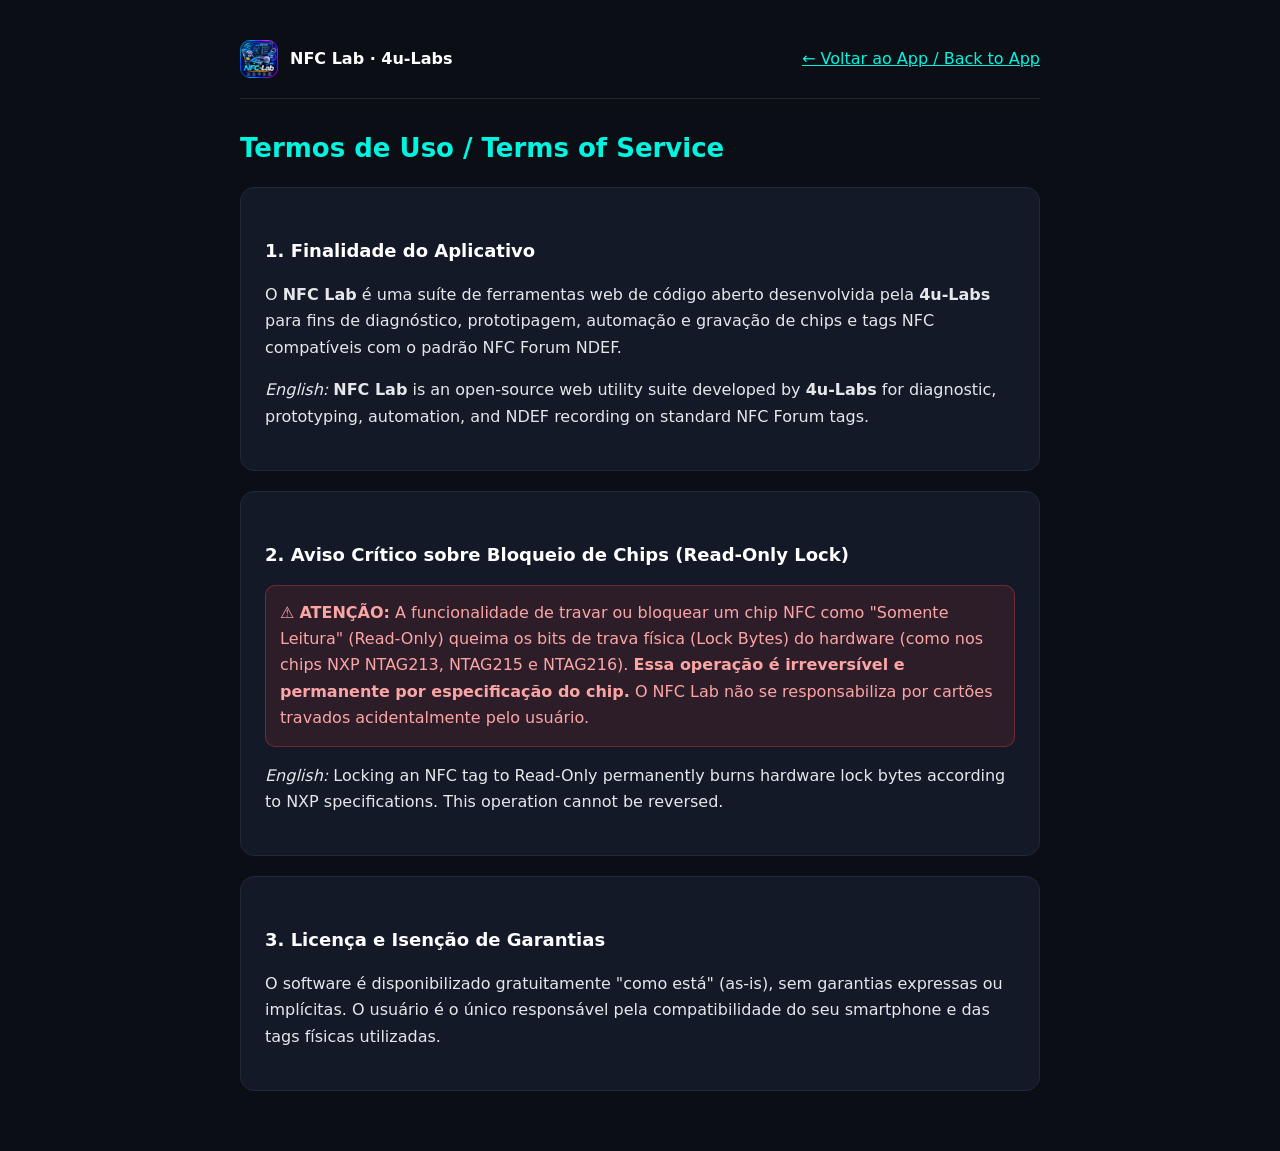
<file: terms.html>
<!doctype html>
<html lang="pt-BR">
<head>
  <meta charset="utf-8">
  <meta name="viewport" content="width=device-width, initial-scale=1">
  <title>Termos de Uso — NFC Lab · 4u-Labs</title>
  <link rel="icon" type="image/png" href="favicon.png?v=1.0">
  <style>
    body { margin:0; font-family: system-ui, -apple-system, sans-serif; background:#0b0f15; color:#e5e7eb; line-height:1.65; }
    main { max-width:800px; margin:0 auto; padding:40px 24px; }
    header { display:flex; align-items:center; justify-content:space-between; gap:12px; border-bottom:1px solid #1e293b; padding-bottom:20px; margin-bottom:28px; }
    .brand { display:flex; align-items:center; gap:12px; text-decoration:none; color:#fff; font-weight:700; }
    .brand img { width:38px; height:38px; border-radius:10px; }
    h1 { color:#00f5e1; font-size:26px; margin-top:0; }
    h2 { color:#fff; font-size:18px; margin-top:24px; }
    a { color:#00f5e1; }
    .card { background:#131926; border:1px solid #1e293b; border-radius:14px; padding:24px; margin-bottom:20px; }
    .alert-danger { background: rgba(239, 68, 68, 0.12); border: 1px solid rgba(239, 68, 68, 0.35); padding: 14px; border-radius: 10px; color: #fca5a5; }
  </style>
</head>
<body>
  <main>
    <header>
      <a class="brand" href="index.html">
        <img src="icon-192.png?v=1.0" alt="NFC Lab">
        <span>NFC Lab · 4u-Labs</span>
      </a>
      <a href="index.html">← Voltar ao App / Back to App</a>
    </header>

    <h1>Termos de Uso / Terms of Service</h1>

    <div class="card">
      <h2>1. Finalidade do Aplicativo</h2>
      <p>O <strong>NFC Lab</strong> é uma suíte de ferramentas web de código aberto desenvolvida pela <strong>4u-Labs</strong> para fins de diagnóstico, prototipagem, automação e gravação de chips e tags NFC compatíveis com o padrão NFC Forum NDEF.</p>
      <p><em>English:</em> <strong>NFC Lab</strong> is an open-source web utility suite developed by <strong>4u-Labs</strong> for diagnostic, prototyping, automation, and NDEF recording on standard NFC Forum tags.</p>
    </div>

    <div class="card">
      <h2>2. Aviso Crítico sobre Bloqueio de Chips (Read-Only Lock)</h2>
      <div class="alert-danger">
        ⚠️ <strong>ATENÇÃO:</strong> A funcionalidade de travar ou bloquear um chip NFC como "Somente Leitura" (Read-Only) queima os bits de trava física (Lock Bytes) do hardware (como nos chips NXP NTAG213, NTAG215 e NTAG216). <strong>Essa operação é irreversível e permanente por especificação do chip.</strong> O NFC Lab não se responsabiliza por cartões travados acidentalmente pelo usuário.
      </div>
      <p><em>English:</em> Locking an NFC tag to Read-Only permanently burns hardware lock bytes according to NXP specifications. This operation cannot be reversed.</p>
    </div>

    <div class="card">
      <h2>3. Licença e Isenção de Garantias</h2>
      <p>O software é disponibilizado gratuitamente "como está" (as-is), sem garantias expressas ou implícitas. O usuário é o único responsável pela compatibilidade do seu smartphone e das tags físicas utilizadas.</p>
    </div>
  </main>
</body>
</html>
</file>
<file: styles.css>
/* ===================================================
   NFC Lab — Complete Web NFC Toolkit (styles.css)
   4u-Labs · Executive Cyberpunk Dark Laboratory Theme
   =================================================== */

:root {
  --bg: #0b0f15;
  --panel: #131926;
  --panel-2: #182030;
  --panel-hover: #1e293e;
  --border: #222f46;
  --border-light: rgba(255, 255, 255, 0.12);
  --ui-accent: #00f5e1;
  --ui-blue: #3b82f6;
  --success: #10b981;
  --warning: #f59e0b;
  --danger: #ef4444;
  --text: #f8fafc;
  --text-muted: #94a3b8;
  --font-main: 'Plus Jakarta Sans', system-ui, -apple-system, sans-serif;
  --font-mono: 'JetBrains Mono', monospace;
}

*, *::before, *::after {
  box-sizing: border-box;
  -webkit-tap-highlight-color: transparent;
}

html, body {
  overflow-x: hidden;
  max-width: 100%;
}

body {
  margin: 0;
  min-height: 100dvh;
  background: radial-gradient(circle at 50% 0%, #151d2c 0%, #0b0f15 70%);
  color: var(--text);
  font-family: var(--font-main);
  display: flex;
  flex-direction: column;
  overflow-x: hidden;
}

[hidden] {
  display: none !important;
}

/* ================= HEADER BAR ================= */
.app-header {
  display: flex;
  flex-wrap: wrap;
  align-items: center;
  justify-content: space-between;
  gap: 12px;
  padding: 8px 16px;
  background: rgba(11, 15, 21, 0.88);
  backdrop-filter: blur(14px);
  border-bottom: 1px solid var(--border);
  position: sticky;
  top: 0;
  z-index: 100;
  min-height: 48px;
}

.brand {
  display: flex;
  align-items: center;
  gap: 10px;
}

.brand-logo {
  border-radius: 8px;
  box-shadow: 0 0 10px rgba(0, 245, 225, 0.25);
}

.brand-text {
  display: flex;
  flex-direction: column;
}

.brand-title {
  display: flex;
  align-items: center;
  gap: 6px;
}

.brand-title strong {
  font-size: 16px;
  font-weight: 800;
  letter-spacing: -0.3px;
  color: #ffffff;
}

.brand-badge {
  font-size: 9px;
  font-weight: 800;
  color: var(--ui-accent);
  background: rgba(0, 245, 225, 0.12);
  border: 1px solid rgba(0, 245, 225, 0.35);
  padding: 2px 5px;
  border-radius: 4px;
  letter-spacing: 0.5px;
}

.brand-sub {
  font-size: 9.5px;
  color: var(--text-muted);
  letter-spacing: 0.6px;
}

.header-actions {
  display: flex;
  align-items: center;
  gap: 6px;
}

.lang-switch {
  display: inline-flex;
  align-items: center;
  background: rgba(255, 255, 255, 0.05);
  border: 1px solid var(--border);
  border-radius: 7px;
  padding: 2px;
}

.lang-btn {
  background: transparent;
  border: none;
  color: var(--text-muted);
  font-size: 11px;
  font-weight: 700;
  padding: 4px 7px;
  border-radius: 5px;
  cursor: pointer;
  transition: all 0.18s;
}

.lang-btn.active {
  background: var(--ui-accent);
  color: #0b0f15;
}

.btn-action {
  display: inline-flex;
  align-items: center;
  justify-content: center;
  gap: 5px;
  padding: 6px 11px;
  border-radius: 8px;
  background: rgba(255, 255, 255, 0.04);
  border: 1px solid var(--border);
  color: var(--text);
  font-size: 12px;
  font-weight: 600;
  cursor: pointer;
  transition: all 0.18s;
  text-decoration: none;
}

.btn-action:hover {
  background: rgba(255, 255, 255, 0.08);
  border-color: rgba(255, 255, 255, 0.25);
  transform: translateY(-1px);
}

.btn-icon-only {
  width: 32px;
  height: 32px;
  padding: 0;
  font-weight: 800;
}

.btn-pwa-install {
  display: inline-flex;
  align-items: center;
  gap: 5px;
  background: rgba(0, 245, 225, 0.08);
  border: 1px solid rgba(0, 245, 225, 0.45);
  color: var(--ui-accent);
  font-weight: 600;
  border-radius: 8px;
  padding: 5px 9px;
  font-size: 11px;
  cursor: pointer;
  transition: all 0.18s;
}

.btn-pwa-install:hover {
  background: rgba(0, 245, 225, 0.18);
  border-color: #00f5e1;
  box-shadow: 0 0 10px rgba(0, 245, 225, 0.3);
}

.nfc-hardware-badge {
  display: inline-flex;
  align-items: center;
  gap: 6px;
  background: rgba(16, 185, 129, 0.1);
  border: 1px solid rgba(16, 185, 129, 0.35);
  padding: 5px 9px;
  border-radius: 8px;
  font-size: 11px;
  font-weight: 600;
  color: #34d399;
}

.nfc-hardware-badge.warning {
  background: rgba(245, 158, 11, 0.1);
  border-color: rgba(245, 158, 11, 0.35);
  color: #fbbf24;
}

.status-dot {
  width: 7px;
  height: 7px;
  border-radius: 50%;
  background: #10b981;
  box-shadow: 0 0 8px #10b981;
}

.nfc-hardware-badge.warning .status-dot {
  background: #f59e0b;
  box-shadow: 0 0 8px #f59e0b;
}

/* ================= MAIN CONTAINER ================= */
.app-main {
  flex: 1;
  max-width: 900px;
  width: 100%;
  margin: 0 auto;
  padding: 16px 14px 40px;
  display: flex;
  flex-direction: column;
  gap: 16px;
}

/* ================= LAB NAVIGATION TABS ================= */
.lab-tabs {
  display: grid;
  grid-template-columns: repeat(4, 1fr);
  gap: 6px;
  background: var(--panel);
  border: 1px solid var(--border);
  padding: 5px;
  border-radius: 12px;
}

.tab-btn {
  display: flex;
  align-items: center;
  justify-content: center;
  gap: 7px;
  padding: 10px 8px;
  border-radius: 9px;
  background: transparent;
  border: none;
  color: var(--text-muted);
  font-size: 12.5px;
  font-weight: 600;
  cursor: pointer;
  transition: all 0.18s;
  white-space: nowrap;
}

.tab-btn:hover {
  color: #ffffff;
  background: rgba(255, 255, 255, 0.04);
}

.tab-btn.active {
  background: var(--ui-accent);
  color: #0b0f15;
  font-weight: 700;
  box-shadow: 0 2px 10px rgba(0, 245, 225, 0.3);
}

.tab-icon {
  font-size: 15px;
}

/* ================= TAB PANES ================= */
.tab-pane {
  display: flex;
  flex-direction: column;
  gap: 16px;
}

/* ================= HERO ACTION CARD ================= */
.hero-action-card {
  background: var(--panel);
  border: 1px solid var(--border);
  border-radius: 16px;
  padding: 32px 20px;
  text-align: center;
  display: flex;
  flex-direction: column;
  align-items: center;
  justify-content: center;
  position: relative;
  overflow: hidden;
}

.hero-icon-box {
  width: 64px;
  height: 64px;
  border-radius: 50%;
  background: rgba(0, 245, 225, 0.1);
  border: 1.5px solid var(--ui-accent);
  display: flex;
  align-items: center;
  justify-content: center;
  font-size: 28px;
  margin-bottom: 14px;
  box-shadow: 0 0 20px rgba(0, 245, 225, 0.2);
}

.hero-initial h2 {
  margin: 0 0 6px;
  font-size: 20px;
  color: #ffffff;
}

.hero-initial p {
  margin: 0 0 20px;
  color: var(--text-muted);
  font-size: 13.5px;
  max-width: 480px;
  line-height: 1.5;
}

/* Animated Radar Scanner */
.hero-radar-preview {
  display: flex;
  flex-direction: column;
  align-items: center;
  gap: 16px;
  padding: 20px 0;
}

.radar-rings {
  position: relative;
  width: 140px;
  height: 140px;
  display: flex;
  align-items: center;
  justify-content: center;
}

.radar-rings span {
  position: absolute;
  border-radius: 50%;
  border: 2px solid var(--ui-accent);
  opacity: 0;
  animation: radar-pulse 2s cubic-bezier(0.2, 0.8, 0.4, 1) infinite;
}

.radar-rings span:nth-child(1) { width: 40px; height: 40px; animation-delay: 0s; }
.radar-rings span:nth-child(2) { width: 90px; height: 90px; animation-delay: 0.6s; }
.radar-rings span:nth-child(3) { width: 140px; height: 140px; animation-delay: 1.2s; }

.radar-core {
  font-size: 32px;
  z-index: 2;
  filter: drop-shadow(0 0 10px var(--ui-accent));
}

@keyframes radar-pulse {
  0% { transform: scale(0.6); opacity: 0.9; }
  100% { transform: scale(1.4); opacity: 0; }
}

.radar-text {
  font-size: 14px;
  font-weight: 600;
  color: var(--ui-accent);
  margin: 0;
}

/* ================= BUTTONS ================= */
.btn-primary {
  display: inline-flex;
  align-items: center;
  justify-content: center;
  gap: 8px;
  background: var(--ui-accent);
  color: #0b0f15;
  border: 1px solid var(--ui-accent);
  font-weight: 700;
  font-size: 14px;
  border-radius: 10px;
  padding: 12px 24px;
  cursor: pointer;
  transition: all 0.18s;
  text-decoration: none;
}

.btn-primary:hover {
  background: #1ff7e5;
  box-shadow: 0 0 16px rgba(0, 245, 225, 0.4);
  transform: translateY(-1px);
}

.large-btn {
  padding: 13px 28px;
  font-size: 15px;
}

.huge-btn {
  padding: 16px;
  font-size: 16px;
  border-radius: 12px;
}

.full-btn {
  width: 100%;
}

.btn-small {
  padding: 5px 10px;
  font-size: 11.5px;
  font-weight: 600;
  border-radius: 6px;
  cursor: pointer;
  border: 1px solid transparent;
  transition: all 0.18s;
}

.btn-small.danger {
  background: rgba(239, 68, 68, 0.15);
  border-color: rgba(239, 68, 68, 0.4);
  color: #fca5a5;
}

.btn-small.outline {
  background: rgba(255, 255, 255, 0.05);
  border-color: var(--border);
  color: var(--text);
}

.btn-small.outline:hover {
  background: rgba(255, 255, 255, 0.1);
  border-color: rgba(255, 255, 255, 0.3);
}

.btn-tiny {
  padding: 3px 6px;
  font-size: 10.5px;
  background: rgba(0, 245, 225, 0.1);
  border: 1px solid rgba(0, 245, 225, 0.3);
  color: var(--ui-accent);
  border-radius: 5px;
  cursor: pointer;
}

.btn-danger {
  background: #ef4444;
  color: #ffffff;
  border: 1px solid #ef4444;
  font-weight: 700;
  padding: 10px 18px;
  border-radius: 8px;
  cursor: pointer;
  transition: all 0.18s;
}

.btn-danger:hover {
  background: #dc2626;
  box-shadow: 0 0 12px rgba(239, 68, 68, 0.4);
}

.btn-text-danger {
  background: none;
  border: none;
  color: #f87171;
  font-size: 11.5px;
  cursor: pointer;
}

/* ================= DIAGNOSTICS CARD ================= */
.diagnostics-card {
  background: var(--panel);
  border: 1px solid var(--border);
  border-radius: 16px;
  padding: 20px;
  display: flex;
  flex-direction: column;
  gap: 16px;
}

.card-header {
  display: flex;
  align-items: center;
  justify-content: space-between;
  border-bottom: 1px solid var(--border);
  padding-bottom: 12px;
  flex-wrap: wrap;
  gap: 10px;
}

.header-left {
  display: flex;
  align-items: center;
  gap: 10px;
}

.card-header h3 {
  margin: 0;
  font-size: 16px;
  color: #ffffff;
}

.badge-chip {
  background: linear-gradient(135deg, rgba(0, 245, 225, 0.2), rgba(59, 130, 246, 0.2));
  border: 1.5px solid var(--ui-accent);
  color: var(--ui-accent);
  font-size: 11px;
  font-weight: 800;
  padding: 3px 8px;
  border-radius: 6px;
  letter-spacing: 0.5px;
}

.header-actions-inline {
  display: flex;
  align-items: center;
  gap: 6px;
}

.specs-grid {
  display: grid;
  grid-template-columns: repeat(2, 1fr);
  gap: 10px;
}

.spec-item {
  background: var(--panel-2);
  border: 1px solid var(--border);
  border-radius: 10px;
  padding: 10px 12px;
  display: flex;
  flex-direction: column;
  gap: 3px;
}

.spec-label {
  font-size: 11px;
  color: var(--text-muted);
}

.spec-item strong {
  font-size: 13px;
  color: #ffffff;
  font-family: var(--font-mono);
}

.uid-row {
  display: flex;
  align-items: center;
  justify-content: space-between;
  gap: 6px;
}

.status-pill {
  font-size: 11px;
  font-weight: 700;
  display: inline-block;
  padding: 2px 7px;
  border-radius: 6px;
  width: fit-content;
}

.status-rw {
  background: rgba(16, 185, 129, 0.15);
  color: #34d399;
  border: 1px solid rgba(16, 185, 129, 0.35);
}

.status-ro {
  background: rgba(239, 68, 68, 0.15);
  color: #fca5a5;
  border: 1px solid rgba(239, 68, 68, 0.35);
}

/* ================= RECORDS SECTION ================= */
.records-section {
  display: flex;
  flex-direction: column;
  gap: 10px;
}

.records-section h4 {
  margin: 0;
  font-size: 13px;
  color: var(--text-muted);
  text-transform: uppercase;
  letter-spacing: 0.5px;
}

.records-list {
  display: flex;
  flex-direction: column;
  gap: 8px;
}

.record-card {
  background: var(--panel-2);
  border: 1px solid var(--border);
  border-radius: 10px;
  padding: 12px 14px;
  display: flex;
  flex-direction: column;
  gap: 6px;
  transition: all 0.18s;
}

.record-card:hover {
  border-color: rgba(255, 255, 255, 0.25);
}

.record-top {
  display: flex;
  align-items: center;
  justify-content: space-between;
}

.record-type-tag {
  display: inline-flex;
  align-items: center;
  gap: 5px;
  font-size: 11px;
  font-weight: 700;
  color: var(--ui-accent);
}

.record-content {
  font-size: 13px;
  color: #f1f5f9;
  word-break: break-all;
  line-height: 1.4;
}

.record-extra {
  font-size: 11px;
  color: var(--text-muted);
  font-family: var(--font-mono);
}

/* ================= HEX VIEWER ================= */
.hex-section {
  display: flex;
  flex-direction: column;
  gap: 8px;
}

.hex-viewer {
  background: #07090d;
  border: 1px solid var(--border);
  border-radius: 8px;
  padding: 12px;
  overflow-x: auto;
}

.hex-viewer pre {
  margin: 0;
  font-family: var(--font-mono);
  font-size: 11px;
  line-height: 1.5;
  color: #38bdf8;
}

/* ================= HISTORY ================= */
.history-card {
  background: var(--panel);
  border: 1px solid var(--border);
  border-radius: 16px;
  padding: 18px 20px;
}

.history-head {
  display: flex;
  align-items: center;
  justify-content: space-between;
  margin-bottom: 12px;
}

.history-head h4 {
  margin: 0;
  font-size: 13px;
  color: var(--text-muted);
  text-transform: uppercase;
}

.history-list {
  display: flex;
  flex-direction: column;
  gap: 8px;
}

.history-item {
  display: flex;
  align-items: center;
  justify-content: space-between;
  padding: 8px 12px;
  border-radius: 8px;
  background: var(--panel-2);
  border: 1px solid var(--border);
  font-size: 12px;
  cursor: pointer;
  transition: all 0.18s;
}

.history-item:hover {
  border-color: var(--ui-accent);
}

.empty-state {
  text-align: center;
  color: var(--text-muted);
  font-size: 12px;
  margin: 12px 0;
}

/* ================= TAB 2: COMPOSER (WRITE) ================= */
.composer-card {
  background: var(--panel);
  border: 1px solid var(--border);
  border-radius: 16px;
  padding: 24px 20px;
  display: flex;
  flex-direction: column;
  gap: 16px;
}

.composer-header h2 {
  margin: 0 0 4px;
  font-size: 18px;
  color: #ffffff;
}

.composer-header p {
  margin: 0;
  font-size: 13px;
  color: var(--text-muted);
}

/* 10 Types Grid */
.type-selector-grid {
  display: grid;
  grid-template-columns: repeat(5, 1fr);
  gap: 8px;
}

.type-btn {
  display: flex;
  flex-direction: column;
  align-items: center;
  justify-content: center;
  gap: 5px;
  padding: 10px 6px;
  border-radius: 10px;
  background: var(--panel-2);
  border: 1px solid var(--border);
  color: var(--text);
  cursor: pointer;
  transition: all 0.18s;
}

.type-btn:hover {
  background: var(--panel-hover);
  border-color: rgba(255, 255, 255, 0.25);
  transform: translateY(-1px);
}

.type-btn.active {
  background: rgba(0, 245, 225, 0.1);
  border-color: var(--ui-accent);
  color: var(--ui-accent);
  box-shadow: 0 0 10px rgba(0, 245, 225, 0.2);
}

.type-icon {
  font-size: 18px;
}

.type-label {
  font-size: 10.5px;
  font-weight: 600;
  text-align: center;
}

/* Form Styles */
.builder-form {
  background: var(--panel-2);
  border: 1px solid var(--border);
  border-radius: 12px;
  padding: 16px;
  display: flex;
  flex-direction: column;
  gap: 12px;
}

.field {
  display: flex;
  flex-direction: column;
  gap: 5px;
}

.field span {
  font-size: 11.5px;
  font-weight: 600;
  color: var(--text-muted);
}

.field input,
.field textarea,
.select-styled {
  width: 100%;
  padding: 10px 12px;
  border-radius: 8px;
  background: #0f131a;
  border: 1px solid var(--border);
  color: #ffffff;
  font-family: inherit;
  font-size: 13px;
  outline: none;
  transition: all 0.18s;
}

.field input:focus,
.field textarea:focus,
.select-styled:focus {
  border-color: var(--ui-accent);
  box-shadow: 0 0 8px rgba(0, 245, 225, 0.2);
}

.field-grid-2 {
  display: grid;
  grid-template-columns: repeat(2, 1fr);
  gap: 10px;
}

.field-hint {
  font-size: 11px;
  color: #94a3b8;
  line-height: 1.4;
}

.form-actions-row {
  display: flex;
  justify-content: flex-end;
  padding-top: 4px;
}

/* Tag Queue Card */
.tag-queue-card {
  background: var(--panel-2);
  border: 1px solid var(--border);
  border-radius: 12px;
  padding: 14px 16px;
}

.queue-head {
  display: flex;
  align-items: center;
  justify-content: space-between;
  margin-bottom: 10px;
}

.queue-head h4 {
  margin: 0;
  font-size: 12.5px;
  color: var(--text-muted);
  text-transform: uppercase;
}

.queue-list {
  display: flex;
  flex-direction: column;
  gap: 6px;
}

.queue-item {
  display: flex;
  align-items: center;
  justify-content: space-between;
  padding: 8px 10px;
  border-radius: 8px;
  background: #0f131a;
  border: 1px solid var(--border);
  font-size: 12px;
}

.queue-item-left {
  display: flex;
  align-items: center;
  gap: 8px;
  overflow: hidden;
  text-overflow: ellipsis;
  white-space: nowrap;
}

.btn-remove-queue {
  background: none;
  border: none;
  color: #ef4444;
  font-size: 15px;
  cursor: pointer;
  padding: 0 4px;
}

/* Capacity Meter */
.chip-meter-card {
  background: var(--panel-2);
  border: 1px solid var(--border);
  border-radius: 12px;
  padding: 14px 16px;
  display: flex;
  flex-direction: column;
  gap: 8px;
}

.chip-meter-top {
  display: flex;
  align-items: center;
  justify-content: space-between;
  font-size: 12px;
}

.chip-meter-top strong {
  font-family: var(--font-mono);
  color: var(--ui-accent);
}

.meter-badges {
  display: flex;
  gap: 4px;
}

.chip-badge {
  font-size: 10px;
  font-weight: 700;
  padding: 2px 6px;
  border-radius: 4px;
  border: 1px solid var(--border);
  background: rgba(255, 255, 255, 0.04);
  color: var(--text-muted);
}

.chip-badge.active {
  background: rgba(16, 185, 129, 0.15);
  border-color: rgba(16, 185, 129, 0.4);
  color: #34d399;
}

.meter-track {
  height: 8px;
  border-radius: 999px;
  background: #0f131a;
  overflow: hidden;
  border: 1px solid var(--border);
}

.meter-fill {
  height: 100%;
  background: linear-gradient(90deg, var(--ui-accent), #3b82f6);
  border-radius: 999px;
  transition: width 0.25s ease;
}

.meter-hint {
  font-size: 11px;
  color: #cbd5e1;
}

.write-options-row {
  display: flex;
  align-items: center;
  gap: 8px;
}

.checkbox-label {
  display: flex;
  align-items: center;
  gap: 8px;
  font-size: 12px;
  color: var(--text-muted);
  cursor: pointer;
}

.batch-counter {
  font-size: 13px;
  font-weight: 600;
  color: #34d399;
  background: rgba(16, 185, 129, 0.1);
  padding: 4px 10px;
  border-radius: 6px;
  border: 1px solid rgba(16, 185, 129, 0.3);
}

/* ================= TAB 3: TOOLS (OUTROS) ================= */
.tools-grid {
  display: grid;
  grid-template-columns: repeat(2, 1fr);
  gap: 12px;
}

.tool-card {
  background: var(--panel);
  border: 1px solid var(--border);
  border-radius: 14px;
  padding: 18px;
  display: flex;
  flex-direction: column;
  gap: 12px;
}

.tool-card.danger-card {
  border-color: rgba(239, 68, 68, 0.35);
  background: linear-gradient(180deg, var(--panel) 0%, rgba(239, 68, 68, 0.05) 100%);
}

.tool-icon {
  font-size: 26px;
  line-height: 1;
}

.tool-content h3 {
  margin: 0 0 6px;
  font-size: 15px;
  color: #ffffff;
}

.tool-content p {
  margin: 0 0 14px;
  font-size: 12px;
  color: var(--text-muted);
  line-height: 1.45;
}

.full-width-card {
  grid-column: span 2;
}

.inline-btn-row {
  display: flex;
  gap: 8px;
  flex-wrap: wrap;
}

/* ================= TAB 4: TASKS ================= */
.tasks-intro {
  margin-bottom: 4px;
}

.tasks-intro h2 {
  margin: 0 0 4px;
  font-size: 18px;
}

.tasks-intro p {
  margin: 0;
  font-size: 13px;
  color: var(--text-muted);
}

.tasks-grid {
  display: grid;
  grid-template-columns: repeat(3, 1fr);
  gap: 12px;
}

.task-card {
  background: var(--panel);
  border: 1px solid var(--border);
  border-radius: 14px;
  padding: 16px;
  text-align: left;
  display: flex;
  flex-direction: column;
  gap: 8px;
  cursor: pointer;
  transition: all 0.18s;
  color: inherit;
}

.task-card:hover {
  border-color: var(--ui-accent);
  background: var(--panel-hover);
  transform: translateY(-2px);
  box-shadow: 0 6px 16px rgba(0, 0, 0, 0.3);
}

.task-badge {
  font-size: 11px;
  font-weight: 700;
  color: var(--ui-accent);
}

.task-card h4 {
  margin: 0;
  font-size: 14px;
  color: #ffffff;
}

.task-card p {
  margin: 0;
  font-size: 11.5px;
  color: var(--text-muted);
  line-height: 1.4;
}

/* ================= MODALS ================= */
.modal {
  border: 1px solid var(--border);
  border-radius: 16px;
  background: #111622;
  color: var(--text);
  padding: 0;
  max-width: 480px;
  width: calc(100vw - 24px);
  box-shadow: 0 20px 50px rgba(0, 0, 0, 0.7);
}

.modal-wide {
  max-width: 620px;
}

.modal::backdrop {
  background: rgba(0, 0, 0, 0.75);
  backdrop-filter: blur(8px);
}

.modal-header {
  display: flex;
  align-items: center;
  justify-content: space-between;
  padding: 14px 18px;
  border-bottom: 1px solid var(--border);
}

.modal-header h3 {
  margin: 0;
  font-size: 15px;
  color: #ffffff;
}

.modal-close {
  background: none;
  border: none;
  color: var(--text-muted);
  font-size: 22px;
  cursor: pointer;
  padding: 0 4px;
  line-height: 1;
}

.modal-close:hover {
  color: #ffffff;
}

.modal-html, body {
  overflow-x: hidden;
  max-width: 100%;
}

body {
  padding: 18px;
  display: flex;
  flex-direction: column;
  gap: 12px;
  font-size: 13px;
  line-height: 1.5;
}

.modal-actions-right {
  display: flex;
  justify-content: flex-end;
  gap: 8px;
  padding-top: 8px;
}

.danger-box {
  background: rgba(239, 68, 68, 0.12);
  border: 1px solid rgba(239, 68, 68, 0.35);
  border-radius: 8px;
  padding: 12px;
  color: #fca5a5;
  font-size: 12px;
}

/* 4u-Labs Hub Modal */
.modal-sub {
  margin: 0 0 6px;
  color: var(--text-muted);
  font-size: 12.5px;
}

.hub-group {
  display: flex;
  flex-direction: column;
  gap: 8px;
}

.hub-group h4 {
  margin: 4px 0 0;
  font-size: 11.5px;
  text-transform: uppercase;
  color: var(--text-muted);
  letter-spacing: 0.5px;
}

.hub-links-grid {
  display: grid;
  grid-template-columns: repeat(2, 1fr);
  gap: 8px;
}

.hub-link-item {
  display: flex;
  align-items: center;
  gap: 10px;
  background: var(--panel-2);
  border: 1px solid var(--border);
  border-radius: 9px;
  padding: 8px 10px;
  text-decoration: none;
  color: var(--text);
  transition: all 0.18s;
}

.hub-link-item:hover {
  border-color: var(--ui-accent);
  background: var(--panel-hover);
}

.hub-icon {
  font-size: 18px;
}

.hub-link-item strong {
  display: block;
  font-size: 12px;
}

.hub-link-item small {
  font-size: 10px;
  color: var(--text-muted);
}

.hub-donate-card {
  display: flex;
  align-items: center;
  justify-content: space-between;
  gap: 12px;
  background: rgba(0, 245, 225, 0.06);
  border: 1px solid rgba(0, 245, 225, 0.3);
  border-radius: 10px;
  padding: 12px 14px;
  margin-top: 6px;
}

.hub-donate-card strong {
  font-size: 13px;
  color: #ffffff;
}

.hub-donate-card p {
  margin: 3px 0 0;
  font-size: 11px;
  color: var(--text-muted);
}

/* ================= TOASTS ================= */
.toast-box {
  position: fixed;
  bottom: 24px;
  left: 50%;
  transform: translateX(-50%);
  z-index: 9999;
  display: flex;
  flex-direction: column;
  gap: 6px;
  pointer-events: none;
}

.toast {
  background: #1e293b;
  border: 1px solid var(--ui-accent);
  color: #ffffff;
  padding: 10px 18px;
  border-radius: 8px;
  font-size: 13px;
  font-weight: 600;
  box-shadow: 0 10px 25px rgba(0, 0, 0, 0.6);
  animation: toast-in 0.25s ease-out;
}

@keyframes toast-in {
  from { opacity: 0; transform: translateY(12px); }
  to { opacity: 1; transform: translateY(0); }
}

/* ================= FOOTER ================= */
.app-footer {
  padding: 14px 16px;
  border-top: 1px solid var(--border);
  background: rgba(11, 15, 21, 0.95);
  display: flex;
  flex-direction: column;
  align-items: center;
  gap: 6px;
  font-size: 12px;
  color: var(--text-muted);
}

.footer-line-1,
.footer-line-2 {
  display: flex;
  align-items: center;
  justify-content: center;
  gap: 10px;
  flex-wrap: nowrap;
  white-space: nowrap;
}

.footer-line-1 strong {
  color: #ffffff;
}

.footer-link-btn {
  background: none;
  border: none;
  color: var(--text-muted);
  cursor: pointer;
  padding: 0;
  font-size: inherit;
}

.footer-link-btn:hover,
.footer-line-2 a:hover {
  color: var(--ui-accent);
}

.footer-line-2 a {
  color: var(--text-muted);
  text-decoration: none;
}

/* ================= RESPONSIVE ================= */
@media (max-width: 768px) {
  .hide-sm { display: none !important; }
  .brand-sub { display: none !important; }
  .lab-tabs { padding: 4px; }
  .tab-btn { padding: 8px 4px; font-size: 11px; gap: 4px; }
  .tab-icon { font-size: 13px; }
  .type-selector-grid { grid-template-columns: repeat(5, 1fr); }
  .type-btn { padding: 8px 3px; }
  .type-label { font-size: 9.5px; }
  .specs-grid { grid-template-columns: 1fr; }
  .tools-grid { grid-template-columns: 1fr; }
  .full-width-card { grid-column: span 1; }
  .tasks-grid { grid-template-columns: 1fr; }
  .hub-links-grid { grid-template-columns: 1fr; }
  .hub-donate-card { flex-direction: column; align-items: flex-start; }
}

@media (max-width: 480px) {
  .type-selector-grid { grid-template-columns: repeat(5, 1fr); gap: 5px; }
  .field-grid-2 { grid-template-columns: 1fr; }
}
</file>
